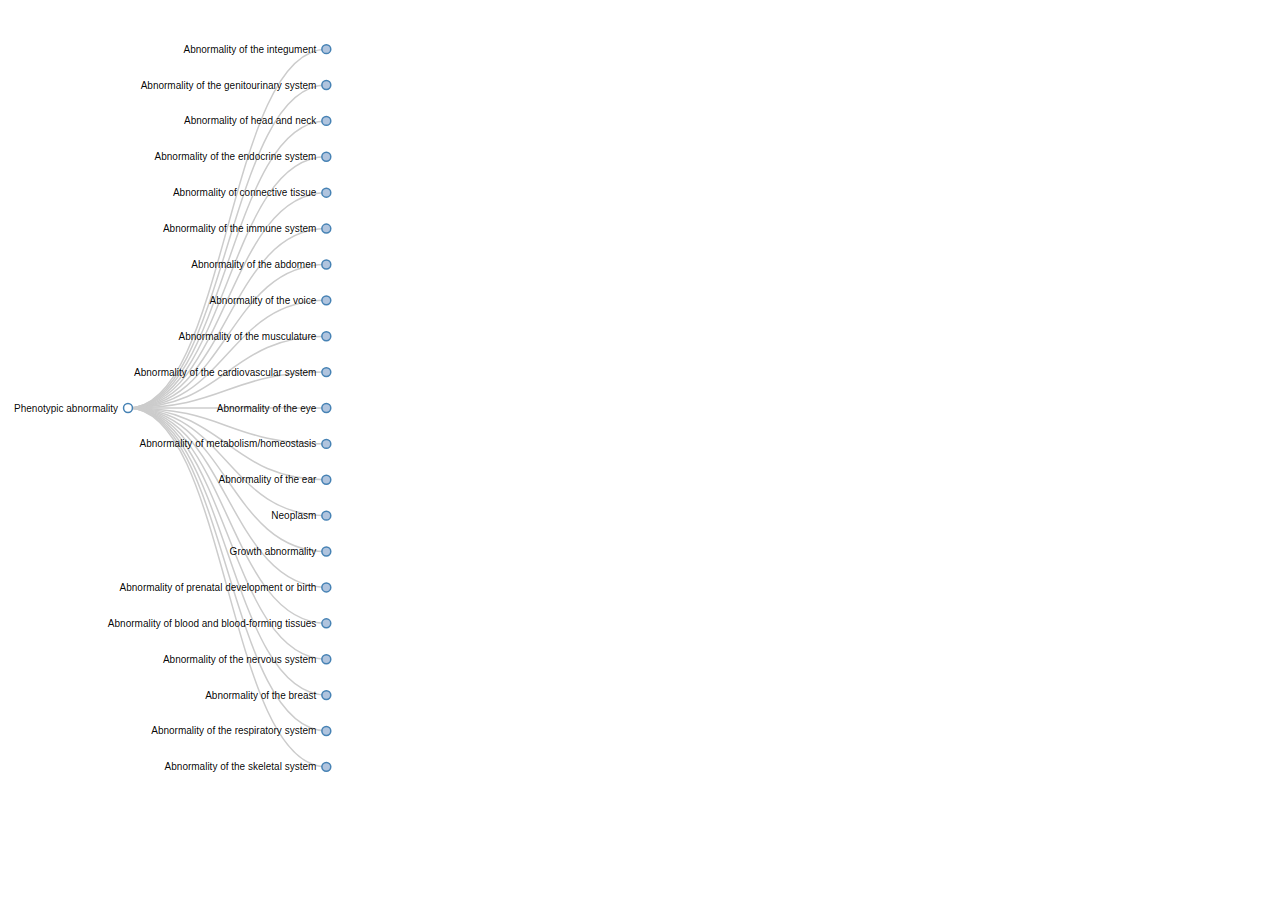
<file: blockfilter/index.html>
<html>
  <head>
    <meta charset="utf-8">
    <title>Block Filter Demo</title>
    <link rel="stylesheet" type="text/css" href="style.css"/>
  </head>
  <body>
  </body>
  <script type="text/javascript" src="d3/d3.min.js"></script>
  <script type="text/javascript" src="main.js"></script>
</html>
</file>
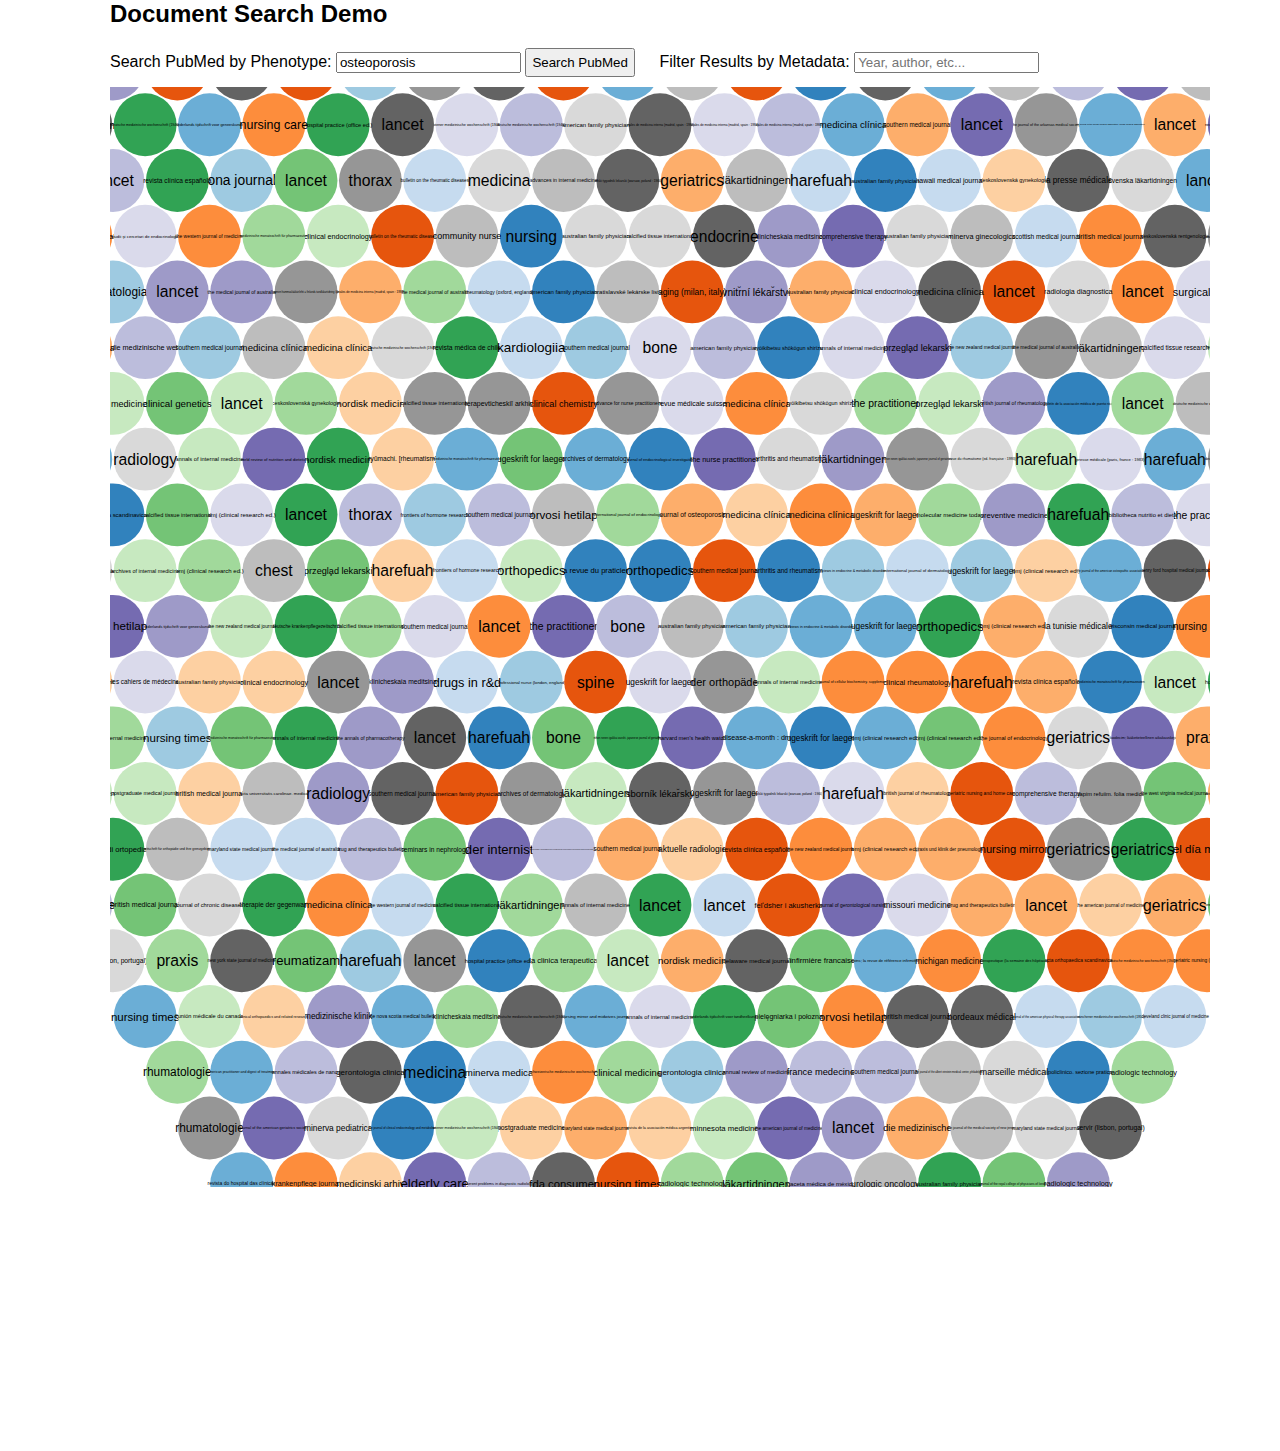
<file: bubble/index.html>
<html>
  <head>
    <meta charset="utf-8">
    <title>Bubble Demo</title>
    <link rel="stylesheet" type="text/css" href="style.css"/>
  </head>
  <body>
  <div id="interactionpanel">
    <h2>Document Search Demo</h2>
    Search PubMed by Phenotype: <input id="pubmedfield" type="text" name="pubmedfield" value="osteoporosis">
    <button id="pubmedsearchbtn" type="submit" onClick="pubmedsearch();">Search PubMed</button>
    Filter Results by Metadata: <input id="searchfield" type="text" onkeyup="filter()" placeholder="Year, author, etc...">
  </div>
  </body>
  <script type="text/javascript" src="d3/d3.min.js"></script>
  <script type="text/javascript" src="d3plus.js"></script>
    <script type="text/javascript" src="main.js"></script>
</html>
</file>
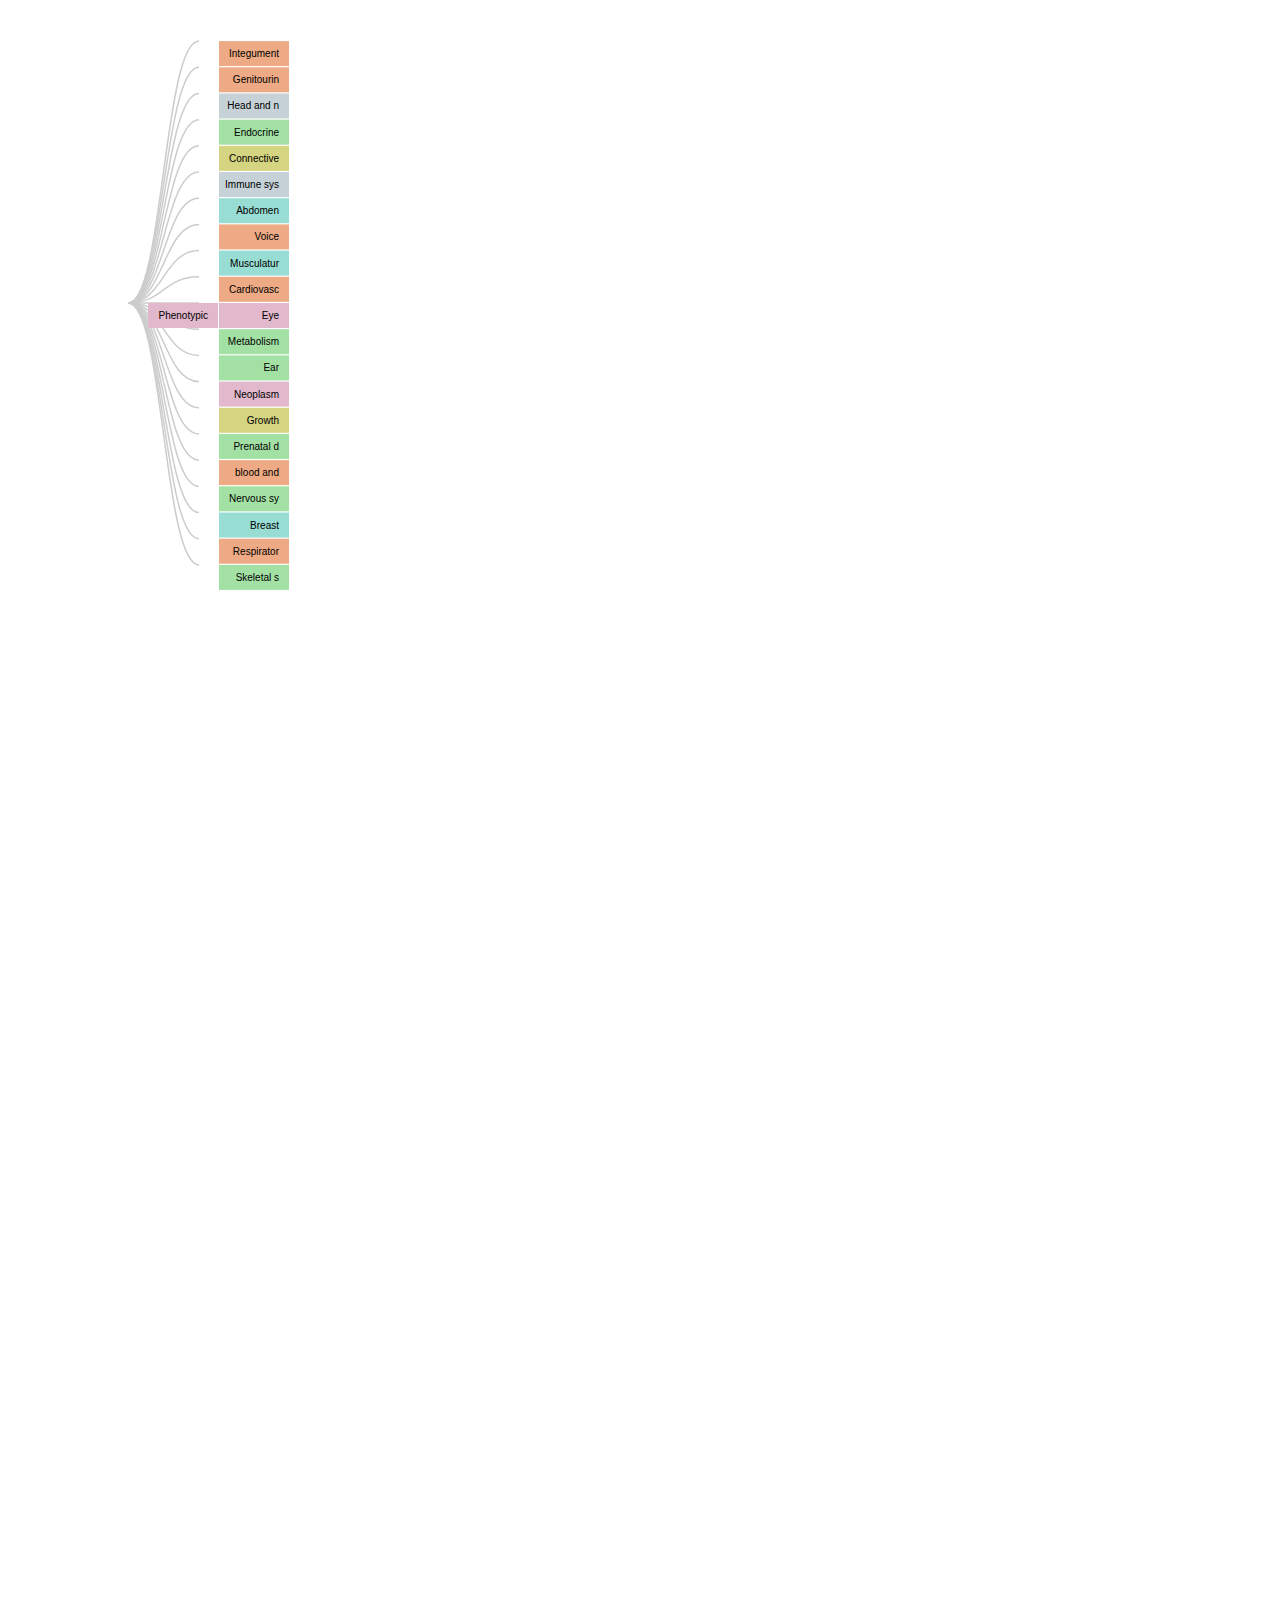
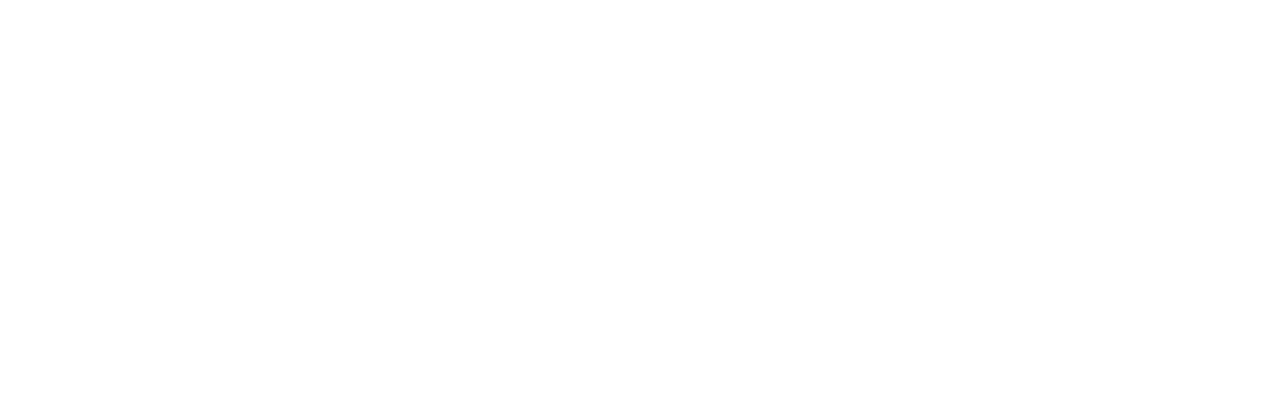
<file: collapsibleTree/index.html>
<html>
  <head>
    <meta charset="utf-8">
    <title>Sunburst Demo</title>
    <link rel="stylesheet" type="text/css" href="style.css"/>
  </head>
  <body>
  </body>
  <script type="text/javascript" src="d3/d3.min.js"></script>
  <script type="text/javascript" src="main.js"></script>
</html>
</file>
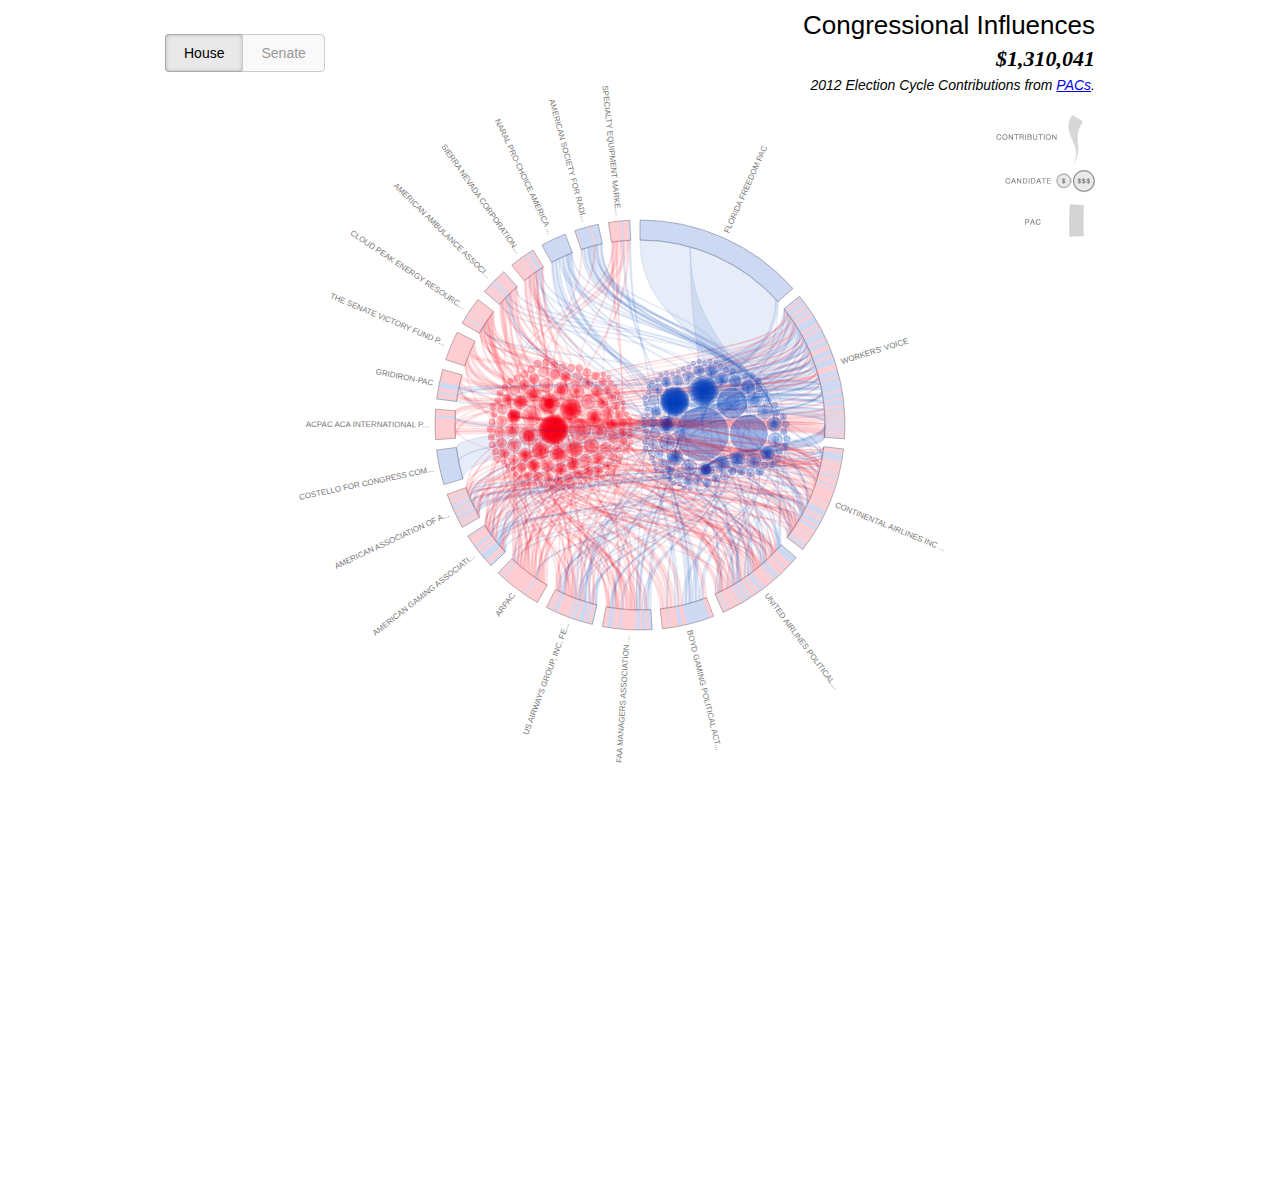
<file: congressInfluence-original/index.html>
<html>
<head>
    <title>Political Influence Data Visualization D3.js</title>
    <link type="text/css" rel="stylesheet" href="style.css">
    <script type="text/javascript" src="scripts/d3/d3.js"></script>
</head>
<body>

<div id="bpg" >

    <!--[if IE 6]>
    <div id="bpg-error">
        <p>1 This interactive graphic requires a browser with SVG support, such as <a href="http://www.google.com/chrome">Chrome</a>, <a href="http://www.mozilla.org/en-US/firefox/">Firefox</a>, <a href="http://www.apple.com/safari/download/">Safari</a> or the latest <a href="http://windows.microsoft.com/en-US/internet-explorer/products/ie/home">Internet Explorer 9</a>. </p>
        <img src="images/browserCheck.jpg" alt="Error">
        <div id="bpg-chartFrame" style="display:none;">
        </div>
    <![endif]-->

    <!--[if IE 7]>
    <div id="bpg-error">
        <p>2 This interactive graphic requires a browser with SVG support, such as <a href="http://www.google.com/chrome">Chrome</a>, <a href="http://www.mozilla.org/en-US/firefox/">Firefox</a>, <a href="http://www.apple.com/safari/download/">Safari</a> or the latest <a href="http://windows.microsoft.com/en-US/internet-explorer/products/ie/home">Internet Explorer 9</a>. </p>
        <img src="images/browserCheck.jpg" alt="Error">
        <div id="bpg-chartFrame" style="display:none;">

    <![endif]-->

    <!--[if IE 8]>
    <div id="bpg-error">
        <p>3 This interactive graphic requires a browser with SVG support, such as <a href="http://www.google.com/chrome">Chrome</a>, <a href="http://www.mozilla.org/en-US/firefox/">Firefox</a>, <a href="http://www.apple.com/safari/download/">Safari</a> or the latest <a href="http://windows.microsoft.com/en-US/internet-explorer/products/ie/home">Internet Explorer 9</a>. </p>
        <img src="images/browserCheck.jpg" alt="Error">
        <div id="bpg-chartFrame" style="display:none;">

    <![endif]-->

    <!--[if IE 9]>
    <div id="bpg-chartFrame">
    <![endif]-->

    <!--[if !IE]>
    <div id="bpg-chartFrame">
    <![endif]-->

    <div id="mainDiv">
        <div id="svgDiv"></div>
        <div class="bpg-navBar" style="width:300px; left:0px;">
            <ul class="bpg-navigation clearfix" style="list-style-type:none; height:20px;">
                <li id="houseButton" class="selected">House</li>
                <li id="senateButton">Senate</li>
            </ul>
            <div class="fb-like" onmouseout="fb_mouseOut();" style="z-index: 9998; position:absolute; left:40px; top:75px;" data-href="http://www.brightpointinc.com/interactive/political_influence/" data-layout="button" data-action="like" data-show-faces="false" data-share="true"></div>

            <div id="fbMask" onmouseover="fb_mouseOver();" style="z-index:9999; position:absolute; left:40px; top:75px; width:100px; height:20px; background: white; opacity:0.7;"></div>

        </div>

        <div id="headerRight" style="width:350px; right:20px;">
            <div class="hint" style="font-size:26px; color:#000;">
                Congressional Influences
            </div>
            <div class="hint">
                <div id="totalDiv" style="color: #000; font-size:22px; font-weight:bold; margin-top:5px; font-family: Georgia; font-style:italic">
                    $0
                </div>
                <div style="color: #000; font-size:14px; margin-top:5px; margin-bottom:10px; font-style:italic">
                    2012 Election Cycle Contributions from <a href="http://en.wikipedia.org/wiki/Political_action_committee">PACs</a>.
                </div>
                <div style="margin-top:20px;">
                    <image src="images/legend.png"></image>
                </div>
            </div>
        </div>

    </div>

    <div id="toolTip" class="tooltip" style="width:250px; height:120px; position:absolute;s">
        <div id="header1" class="header2"></div>
        <div class="header-rule"></div>
        <div id="head" class="header"></div>
        <div class="header-rule"></div>
        <div  id="header2" class="header3"></div>
        <div  class="tooltipTail"></div>
    </div>
</div>

<script type="text/javascript" src="scripts/app/globals.js"></script>
<script type="text/javascript" src="scripts/app/initialize.js"></script>
<script type="text/javascript" src="scripts/app/events.js"></script>
<script type="text/javascript" src="scripts/app/data.js"></script>
<script type="text/javascript" src="scripts/app/_buildChords.js"></script>
<script type="text/javascript" src="scripts/app/update.js"></script>
<script type="text/javascript" src="scripts/app/main.js"></script>


</body>
</html>
</file>
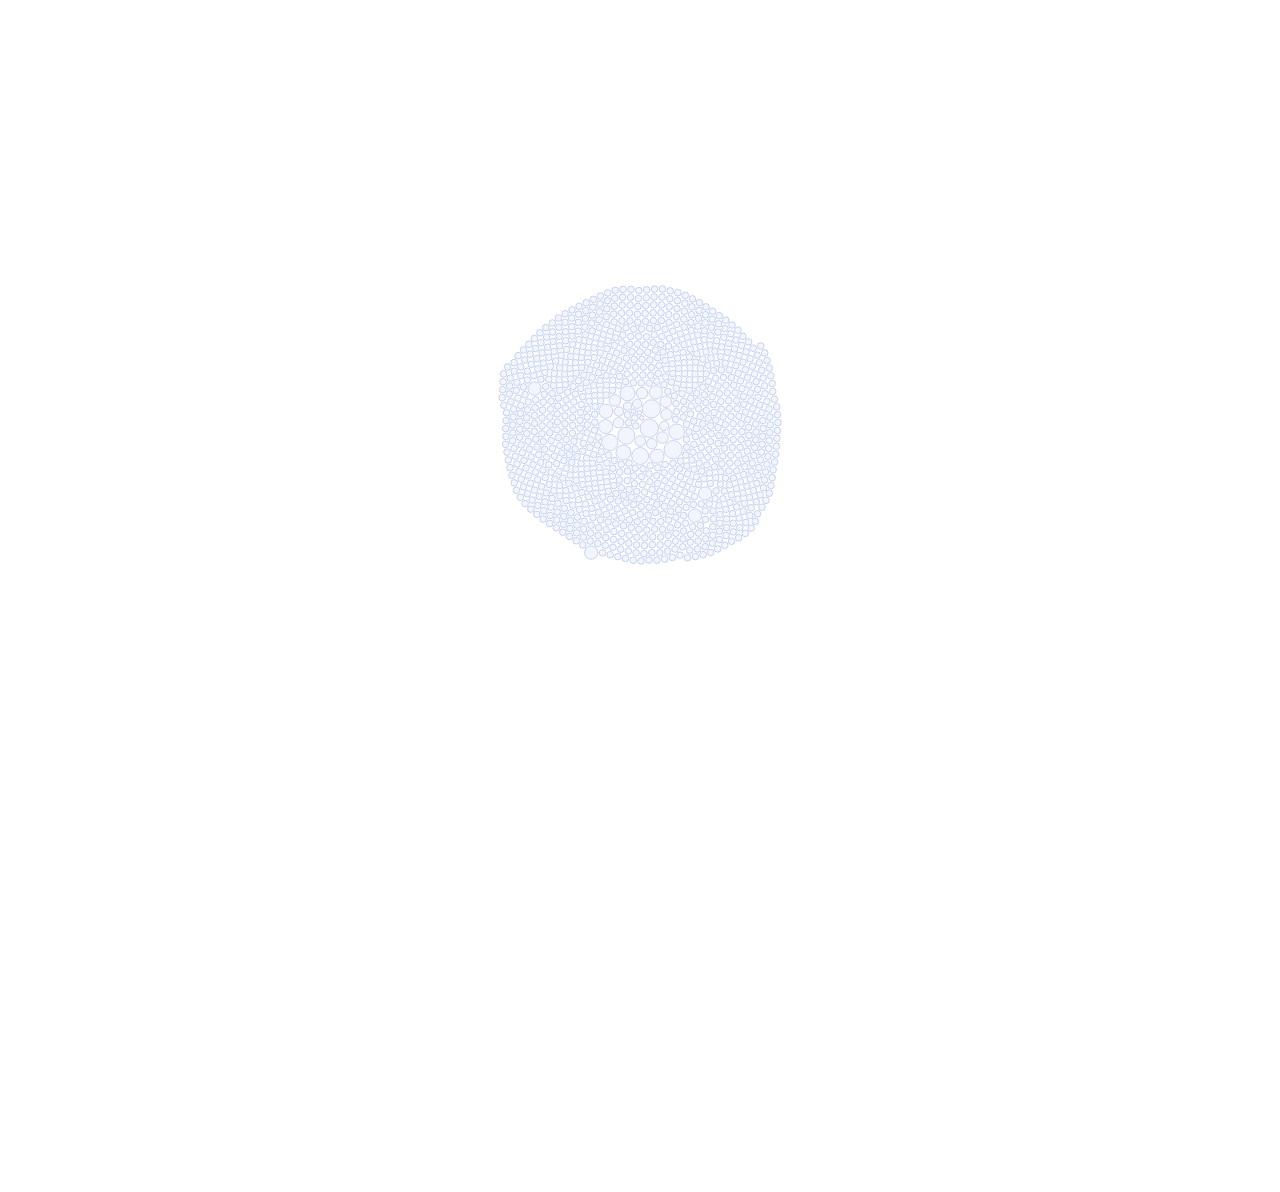
<file: congressInfluence/index.html>
<html>
<head>
    <title>Phenotype Data Visualization D3.js</title>
    <link type="text/css" rel="stylesheet" href="style.css">
    <script type="text/javascript" src="scripts/d3/d3.js"></script>
</head>
<body>

<div id="bpg" >
    <div id="mainDiv">
        <div id="svgDiv"></div>
    </div>

    <div id="toolTip" class="tooltip" style="width:250px; height:120px; position:absolute;s">
        <div id="header1" class="header2"></div>
        <div class="header-rule"></div>
        <div id="head" class="header"></div>
        <div class="header-rule"></div>
        <div  id="header2" class="header3"></div>
        <div  class="tooltipTail"></div>
    </div>
</div>

<script type="text/javascript" src="scripts/app/globals.js"></script>
<script type="text/javascript" src="scripts/app/initialize.js"></script>
<script type="text/javascript" src="scripts/app/events.js"></script>
<script type="text/javascript" src="scripts/app/data.js"></script>
<script type="text/javascript" src="scripts/app/_buildChords.js"></script>
<script type="text/javascript" src="scripts/app/update.js"></script>
<script type="text/javascript" src="scripts/app/main.js"></script>


</body>
</html>
</file>
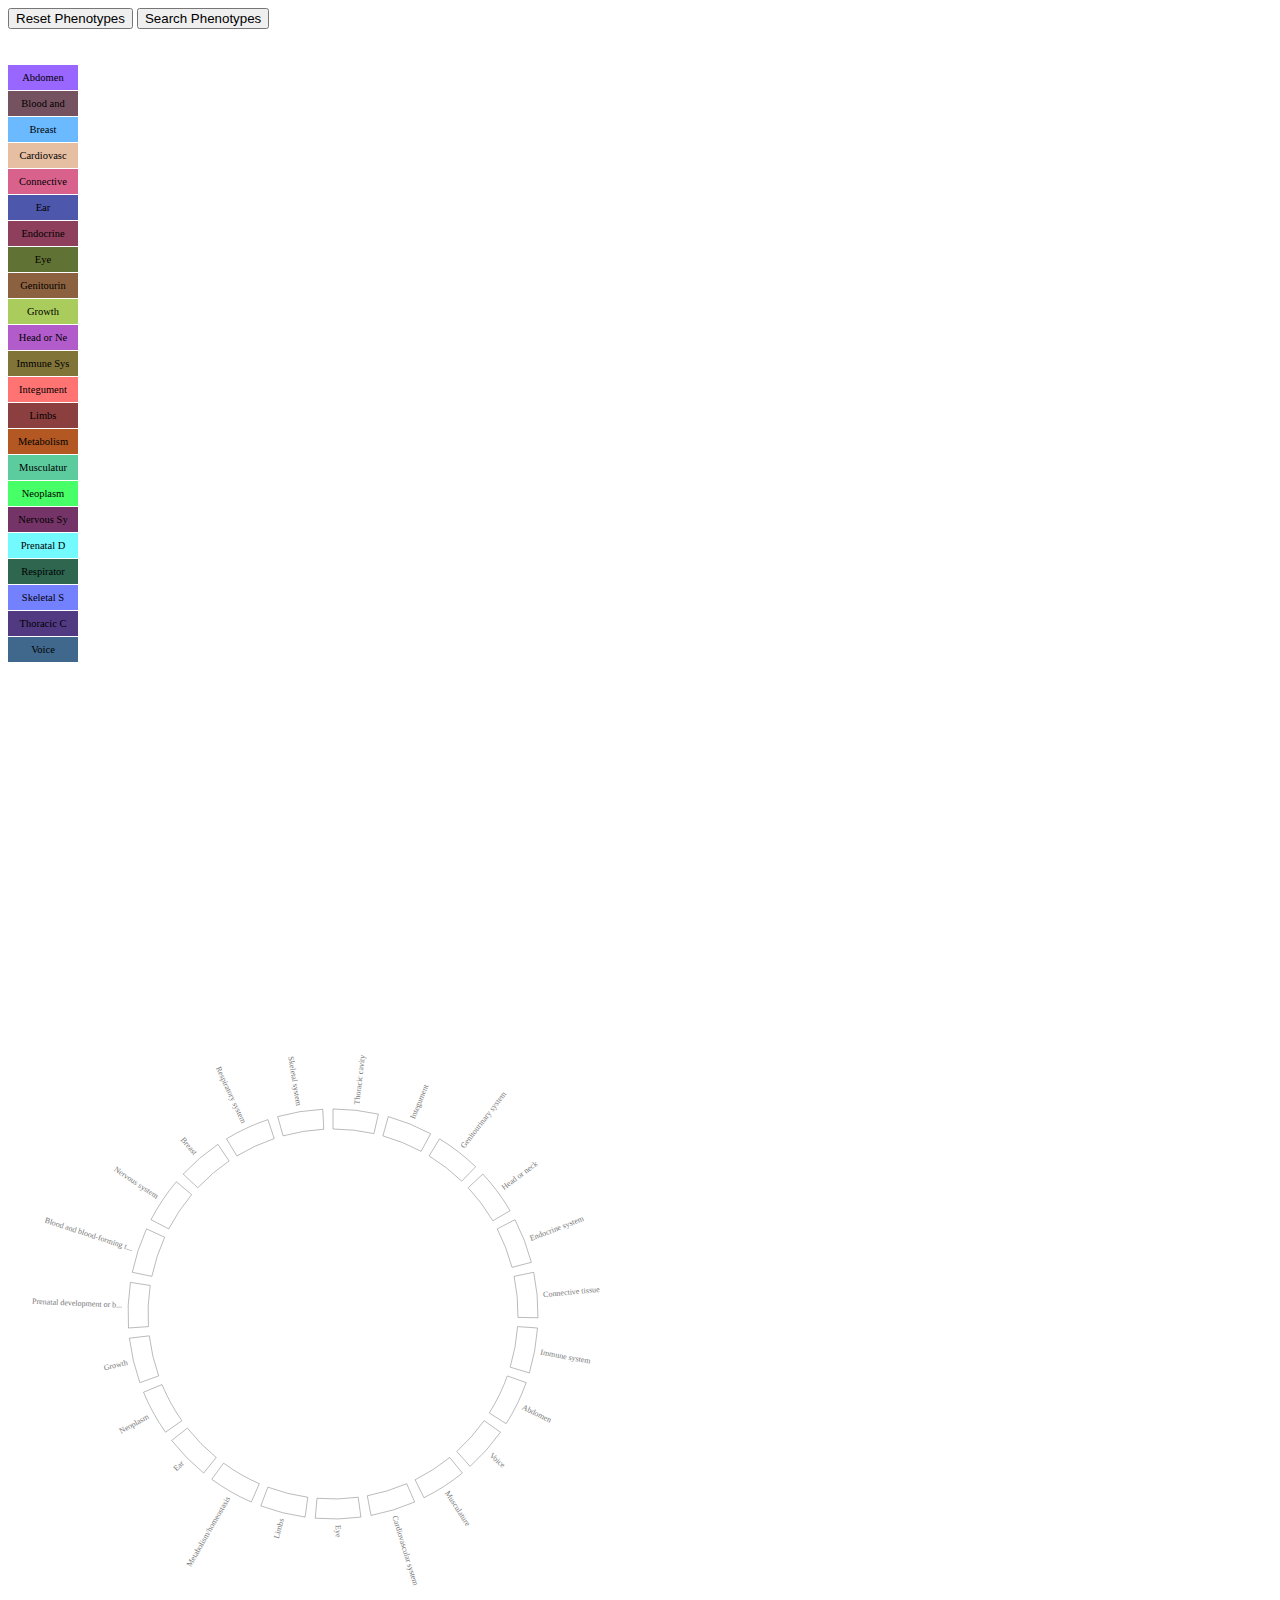
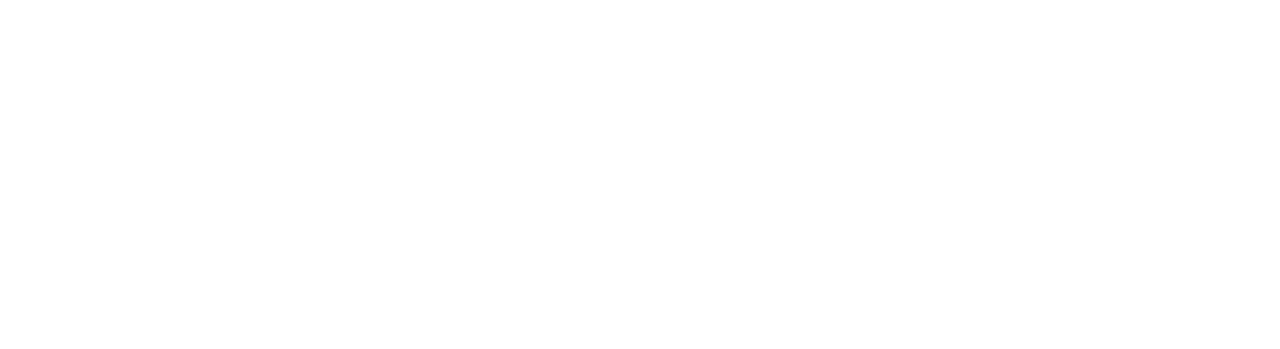
<file: dropbox/index.html>
<html>
  <head>
    <meta charset="utf-8">
    <title>Phenotype Demo</title>
    <link rel="stylesheet" type="text/css" href="style.css"/>
  </head>
  <body>
    <div>
      <button id="clear" type="" name="clear" onclick="clearPhenotypes()">Reset Phenotypes</button>
      <button id="search" type="" name="search" onclick="searchPhenotypes()">Search Phenotypes</button>
    </div>
  	<div id="representations">
      <div id="phenobar"></div>
<!--       <div id="chart"></div>     -->

          <div id="toolTip" class="tooltip" style="width:250px; height:120px; position:absolute;s">
        <div id="header1" class="header2"></div>
        <div class="header-rule"></div>
        <div id="head" class="header"></div>
        <div class="header-rule"></div>
        <div  id="header2" class="header3"></div>
        <div  class="tooltipTail"></div>
    </div>
    </div>
  </body>
  <script type="text/javascript" src="d3/d3.min.js"></script>
<script src="https://ajax.googleapis.com/ajax/libs/jquery/2.1.3/jquery.min.js"></script>
  <script type="text/javascript" src="scripts/globals.js"></script>
  <script type="text/javascript" src="scripts/initialize.js"></script>
  <script type="text/javascript" src="scripts/data.js"></script>
  <script type="text/javascript" src="scripts/update.js"></script>
  <script type="text/javascript" src="scripts/events.js"></script>
  <script type="text/javascript" src="scripts/_buildChords.js"></script>
  <script type="text/javascript" src="scripts/main.js"></script>
</html>
</file>
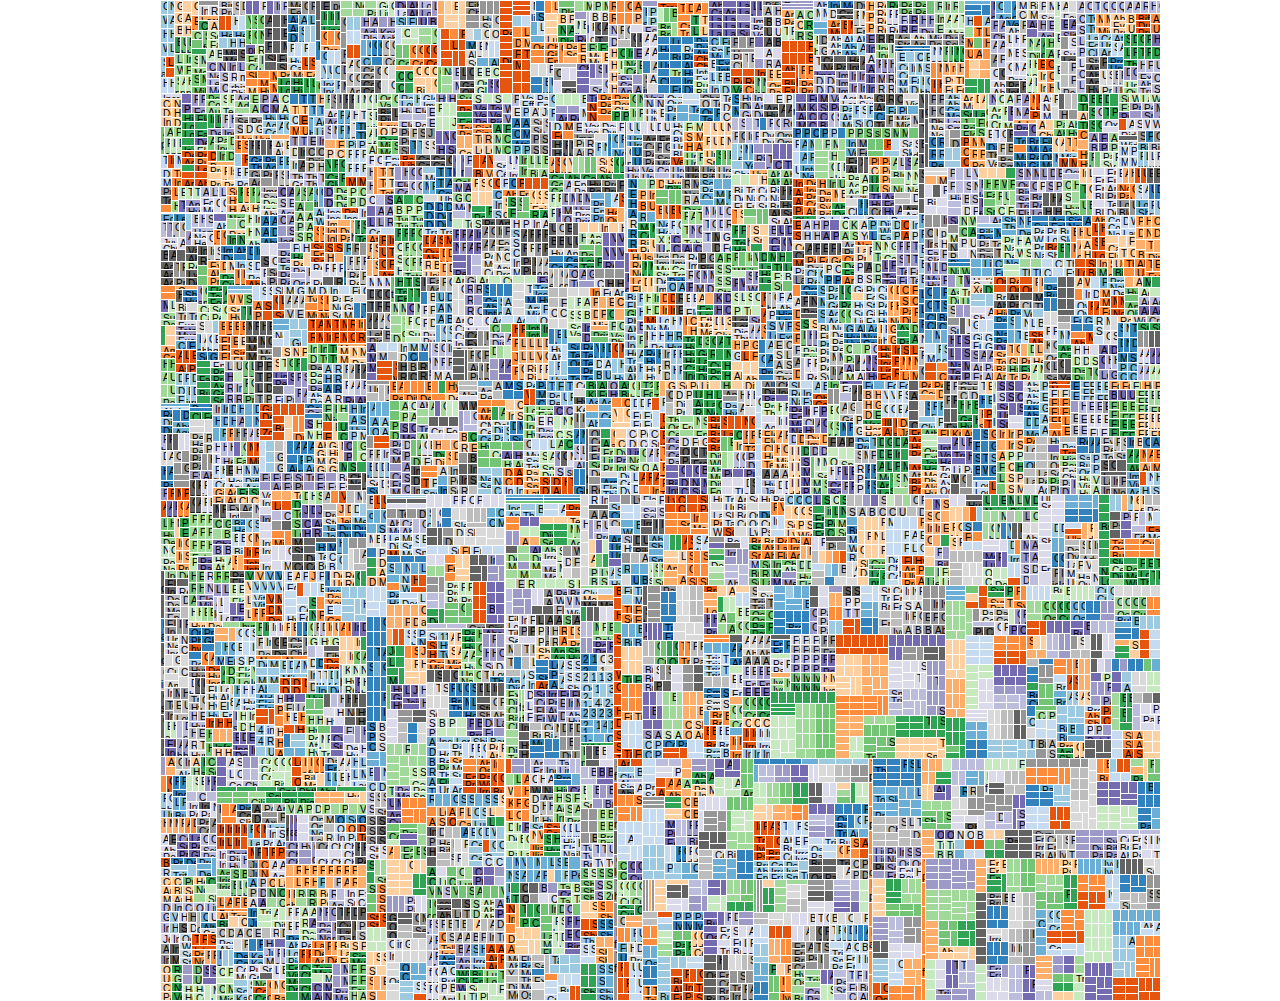
<file: treeMap/index.html>
<html>
  <head>
    <meta charset="utf-8">
    <title>Treemap Demo</title>
    <link rel="stylesheet" type="text/css" href="style.css"/>
  </head>
  <body>
  </body>
  <script type="text/javascript" src="d3/d3.min.js"></script>
  <script type="text/javascript" src="main.js"></script>
</html>
</file>
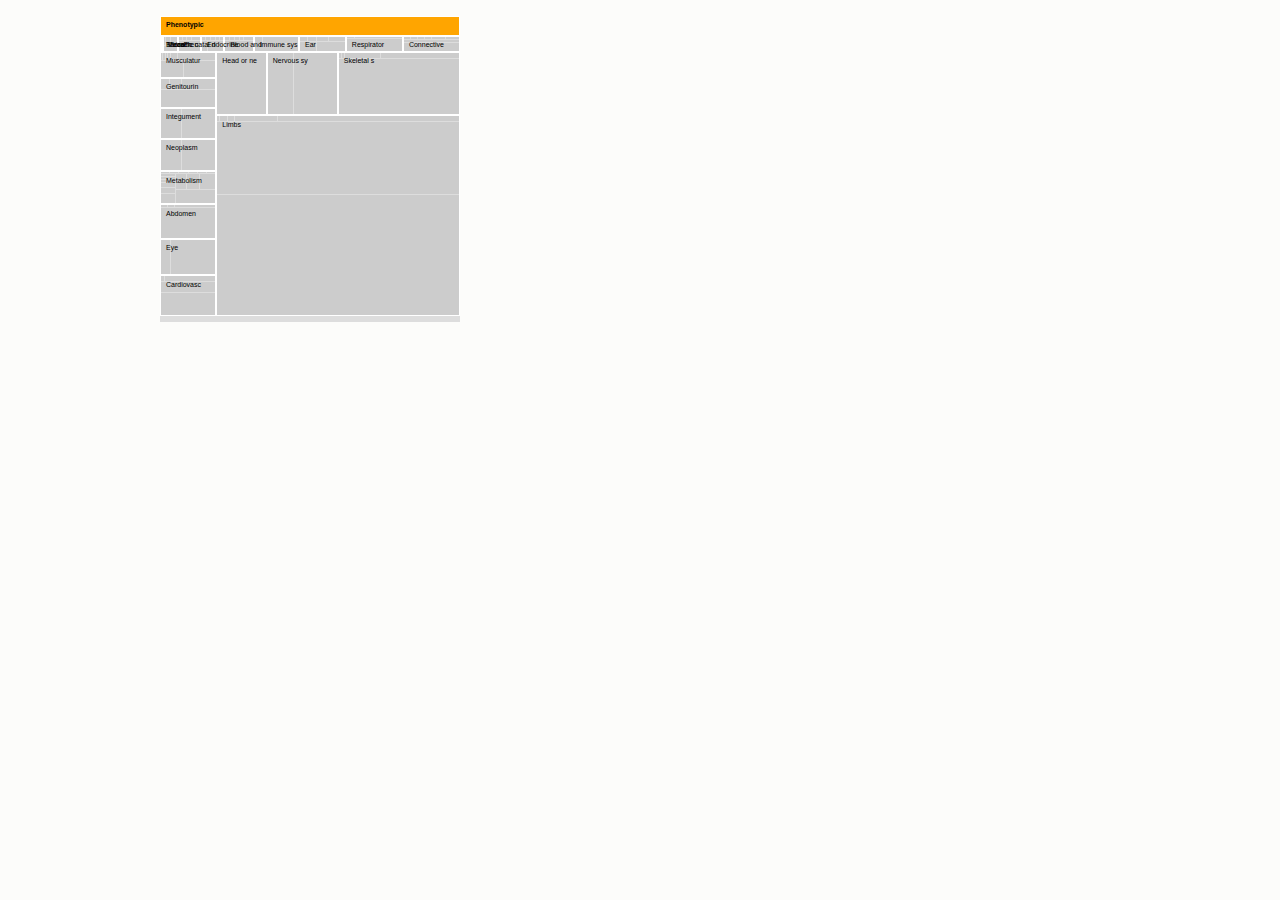
<file: zoomTreeMap/index.html>
<!DOCTYPE html>
<html class="ocks-org do-not-copy">
<meta charset="utf-8">
<title>Zoomable Treemaps</title>
    <link rel="stylesheet" type="text/css" href="style.css"/>
<p id="chart">


  <script type="text/javascript" src="d3/d3.min.js"></script>
<script>

//helper functions 
cleanName = function(name) {
    try {
        name = name.replace("Abnormality of the ", "");
        name = name.replace("Abnormality of ", "");
        name = name.replace(" Abnormality", "");
        name = name.replace(" abnormality", "");
        name = name.replace("Abnormal ", "");
        name = name.charAt(0).toUpperCase() + name.slice(1);

        var tempEnd = "";
        var tempTextLength = 26;
        if (name.length > tempTextLength) {
            tempEnd = "...";
        }
        name = name.substring(0, tempTextLength) + tempEnd;
    } catch (e) {
      name = "Error";
    }

    return name;
}

var mapMargin = {top: 20, right: 0, bottom: 0, left: 0},
    mapWidth = 300,
    mapHeight = 300 - mapMargin.top - mapMargin.bottom,
    formatNumber = d3.format(",d"),
    transitioning;

var mapX = d3.scale.linear()
    .domain([0, mapWidth])
    .range([0, mapWidth]);

var mapY = d3.scale.linear()
    .domain([0, mapHeight])
    .range([0, mapHeight]);

var treemap = d3.layout.treemap()
    .children(function(d, depth) { 
      return depth ? null : d._children; })
    // .sort(function(a, b) { 
    //   return a.value - b.value; })
    .ratio(mapHeight / mapWidth * 0.5 * (1 + Math.sqrt(5)))
    .round(false);

var svg = d3.select("#chart").append("svg")
    .attr("width", mapWidth + mapMargin.left + mapMargin.right)
    .attr("height", mapHeight + mapMargin.bottom + mapMargin.top)
    .style("margin-left", -mapMargin.left + "px")
    .style("margin.right", -mapMargin.right + "px")
  .append("g")
    .attr("transform", "translate(" + mapMargin.left + "," + mapMargin.top + ")")
    .style("shape-rendering", "crispEdges");

var grandparent = svg.append("g")
    .attr("class", "grandparent");

grandparent.append("rect")
    .attr("y", -mapMargin.top)
    .attr("width", mapWidth)
    .attr("height", mapMargin.top);

grandparent.append("text")
    .attr("x", 6)
    .attr("y", 6 - mapMargin.top)
    .attr("dy", ".75em");

d3.json("data.json", function(root) {
  initialize(root);
  accumulate(root);
  layout(root);
  display(root);

  function initialize(root) {
    root.x = root.y = 0;
    root.dx = mapWidth;
    root.dy = mapHeight;
    root.depth = 0;
  }

  // Aggregate the values for internal nodes. This is normally done by the
  // treemap layout, but not here because of our custom implementation.
  // We also take a snapshot of the original children (_children) to avoid
  // the children being overwritten when when layout is computed.
  function accumulate(d) {
    //d.value = Math.floor((Math.random() * 2) + 1);
    
    d.value = 1;
    return (d._children = d.children)
        ? d.value = d.children.reduce(function(p, v) { return p + accumulate(v); }, 0)
        : d.value;
  }

  // Compute the treemap layout recursively such that each group of siblings
  // uses the same size (1×1) rather than the dimensions of the parent cell.
  // This optimizes the layout for the current zoom state. Note that a wrapper
  // object is created for the parent node for each group of siblings so that
  // the parent’s dimensions are not discarded as we recurse. Since each group
  // of sibling was laid out in 1×1, we must rescale to fit using absolute
  // coordinates. This lets us use a viewport to zoom.
  function layout(d) {
    if (d._children) {
      treemap.nodes({_children: d._children});
      d._children.forEach(function(c) {
        c.x = d.x + c.x * d.dx;
        c.y = d.y + c.y * d.dy;
        c.dx *= d.dx;
        c.dy *= d.dy;
        c.parent = d;
        layout(c);
      });
    }
  }

  function display(d) {
    grandparent
        .datum(d.parent)
        .on("click", transition)
      .select("text")
        .text(name(d));

    var g1 = svg.insert("g", ".grandparent")
        .datum(d)
        .attr("class", "depth");

    var g = g1.selectAll("g")
        .data(d._children)
      .enter().append("g");

    g.filter(function(d) { return d._children; })
        .classed("children", true)
        .on("click", transition);

    g.selectAll(".child")
        .data(function(d) { return d._children || [d]; })
      .enter().append("rect")
        .attr("class", "child")
        .call(rect);

    g.append("rect")
        .attr("class", "parent")
        .call(rect)
      .append("title")
        .text(function(d) { 
          //return formatNumber(d.value); 
          return cleanName(d.name);
        });

    g.append("text")
        .attr("dy", ".75em")
        .text(function(d) {  return cleanName(d.name).substring(0, 10); })
        .call(text);

    function transition(d) {
      if (transitioning || !d) return;
      transitioning = true;

      var g2 = display(d),
          t1 = g1.transition().duration(750),
          t2 = g2.transition().duration(750);

      // Update the domain only after entering new elements.
      mapX.domain([d.x, d.x + d.dx]);
      mapY.domain([d.y, d.y + d.dy]);

      // Enable anti-aliasing during the transition.
      svg.style("shape-rendering", null);

      // Draw child nodes on top of parent nodes.
      svg.selectAll(".depth").sort(function(a, b) { return a.depth - b.depth; });

      // Fade-in entering text.
      g2.selectAll("text").style("fill-opacity", 0);

      // Transition to the new view.
      t1.selectAll("text").call(text).style("fill-opacity", 0);
      t2.selectAll("text").call(text).style("fill-opacity", 1);
      t1.selectAll("rect").call(rect);
      t2.selectAll("rect").call(rect);

      // Remove the old node when the transition is finished.
      t1.remove().each("end", function() {
        svg.style("shape-rendering", "crispEdges");
        transitioning = false;
      });
    }

    return g;
  }

  function text(text) {
    text.attr("x", function(d) { return mapX(d.x) + 6; })
        .attr("y", function(d) { return mapY(d.y) + 6; });
  }

  function rect(rect) {
    rect.attr("x", function(d) { return mapX(d.x); })
        .attr("y", function(d) { return mapY(d.y); })
        .attr("width", function(d) { return mapX(d.x + d.dx) - mapX(d.x); })
        .attr("height", function(d) { return mapY(d.y + d.dy) - mapY(d.y); });
  }

  function name(d) {
    return d.parent
        ? name(d.parent) + "." + cleanName(d.name)
        : cleanName(d.name);
  }
});

</script>
</file>
<file: blockfilter/style.css>
.node {
  cursor: pointer;
}

.node circle { /* the circle around the node, but not the inside */
  fill: #fff;
  stroke: steelblue;
  stroke-width: 1.5px;
}

.node text { 
  font: 10px sans-serif;
}

.link { /* line connecting the tree nodes */
  fill: none;
  stroke: #ccc;
  stroke-width: 1.5px;
}
</file>
<file: bubble/style.css>
body {
  font-family: "Helvetica Neue", Helvetica, Arial, sans-serif;
  margin: auto;
  position: relative;
  width: 1060px;
}

form {
  position: absolute;
  right: 10px;
  top: 10px;
}


div.tooltip {   
  position: absolute;           
  text-align: left;           
  width: 440px;                  
  height:240px;                 
  padding: 10px;             
  font: 14px sans-serif;        
  background: white;   
  border: 2px;      
  border-radius: 8px;
  border-style: solid;           
  pointer-events: none;         
}

#pubmedsearchbtn {
  padding: 2px;
  margin-right: 20px;
}

#interactionpanel {
  margin-bottom: 10px;
}

#pubmedsearchbtn{
  padding: 5px;
}
</file>
<file: collapsibleTree/style.css>
.node {
  cursor: pointer;
}

.node circle { /* the circle around the node, but not the inside */
  fill: #fff;
  stroke: steelblue;
  stroke-width: 1.5px;
}

.node text { 
  font: 10px sans-serif;
}

.link { /* line connecting the tree nodes */
  fill: none;
  stroke: #ccc;
  stroke-width: 1.5px;
}
</file>
<file: congressInfluence-original/style.css>
body {
    overflow: auto;
    margin: 0;
    font-size: 9px;
    text-align:center;
    font-weight: 300;
    font-family: "Helvetica Neue", Helvetica;
}

#bpg {
    margin:auto;
}

#mainDiv {
    position:relative;
}

#svgDiv {
    margin: auto;
}

#headerRight {
    text-align: right;
    position:absolute;
    top:10px;
    right:10px;
    margin-right:0px;
}

rect {
    fill: none;
    pointer-events: all;
}

pre {
    font-size: 18px;
}

.hint {
    right: 0;
    width: 300px;
    font-size: 12px;
    color: #999;
}


div.tooltip {
    position: absolute;			/* reference for measurement */
    text-align: left;
    pointer-events: none;			/* 'none' tells the mouse to ignore the rectangle */
    background: #FFFFEF;
    width: 400px;
    height: 165px;
    padding: 10px;
    border: 1px solid #D5D5D5;
    font-family: arial,helvetica,sans-serif;
    position: absolute;
    font-size: 1.1em;
    color: #333;
    padding: 10px;
    border-radius: 3px;
    background: rgba(255,255,255,0.9);
    color: #000;
    box-shadow: 0 1px 5px rgba(0,0,0,0.4);
    -moz-box-shadow: 0 1px 5px rgba(0,0,0,0.4);
    border:1px solid rgba(200,200,200,0.85);
    opacity:0;
}

div.tooltipTail {
    position: absolute;
    left:-7px;
    top: 72px;
    width: 7px;
    height: 13px;
    background: url("images/tail_white.png") 50% 0%;
}

div.toolTipBody {
    position:absolute;
    height:100px;
    width:230px;
}

div.header {
    text-transform: uppercase;
    text-align: left;
    font-size: 14px;
    margin-bottom: 2px;
    color:#666;
    text-align:center;

}

div.header-rule{
    height:1px;
    margin:1px auto 3px;
    margin-top:7px;
    margin-bottom:7px;
    background:#ddd;
    width:125px;
}

div.header1{
   /* text-transform: uppercase; */
    text-align: left;
    font-size: 13px;
    margin-bottom: 2px;
    color:#000;
    text-align:center;
}

div.header2{
    color:#000;
    text-transform:uppercase;
    font-size: 12px;
    margin-bottom: 2px;
    text-align:center;
}

div.header3 {
    color:#333;
    text-align: left;
    font-size: 15px;
    font-style: italic;
    font-family: Georgia;
    /*  width:170px;*/
    text-align:center;
}

div.header4 {
    /*  position:absolute;*/
    text-align:center;
    right:10px;
    top:28px;
    font-size: 16px;
    /*  width:100px;*/
    text-align:center;
    overflow:hidden;
    font-weight:bold;
}

/* Structure */
.g {
    font-family:  Helvetica, Arial;
}

#bpg-chartFrame{
    -webkit-transition: height ease-in-out 1s;
    -moz-transition: height ease-in-out 1s;
    -o-transition: height ease-in-out 1s;
    -ms-transition: height ease-in-out 1s;
}

#bpg-chart {
    position: relative;
    width: 100%;
    height: 100%;
}
#bpg-error {


}
#bpg-error p {
    text-align: center;
    font-size: 16px;
    line-height: 20px;
    margin: 10px;
    border: solid 1px #CCC;
    background: #ffd;
    padding: 10px;

}

#bpg-error a {
    text-decoration: underline;
}

#bpg-chartCanvas {
    position: absolute;
    top: 0;
    left: 0;
    z-index: 10;
    width: 100%;
    height: 100%;
    overflow: hidden;

}
#bpg-chartCanvas svg {
    height: 100%;
    overflow: hidden;

}

/* Navigation */
.bpg-navBar {
    position:absolute;
    padding: 15px 0 0;
    margin: 0 10px;
    z-index: 100;
    position: absolute;
    left:10px;
    top:10px;
}

.bpg-navigation {

}

.bpg-navigation li {
    color: #999;
    font-size: 14px;
    cursor: pointer;
    float: left;
    padding: 10px 18px;
    border-top: solid 1px #CCC;
    border-bottom: solid 1px #CCC;
    border-left: solid 1px #CCC;
    background: #f9f9f9;
    margin: 0 0;
}

.bpg-navigation li:first-of-type{
    border-radius: 4px 0 0 4px;
}
.bpg-navigation li:last-of-type{

    border-right: solid 1px #CCC;
    border-radius: 0 4px 4px 0;
}
.bpg-navigation li.selected {
    color: #000;
    background: #e9e9e9;
    border-color: #AAA;
    box-shadow: inset 0px 0px 4px rgba(0,0,0,0.2);
}

.bpg-navigation li.selected {
    color: #000;
    background: #e9e9e9;
    border-color: #AAA;
    box-shadow: inset 0px 0px 4px rgba(0,0,0,0.2);
}

div.selected {
    color: #000;
    background: #e9e9e9;
    border-color: #AAA;
    box-shadow: inset 0px 0px 4px rgba(0,0,0,0.2);
    padding-bottom:10px;
}

.link {
    fill: none;
    stroke: #ccc;
    stroke-width: 1.5px;
    stroke-linecap: round;
}

text.chord {
    font-size:8px;
}


text.mainLabel {
    font-size:12px;
    font-family: Georgia;
    font-style: italic;
    text-align:center;
    fill: #9B001C;
}


text.export {
    font-family: "Myriad", Arial;
    fill: #00AC6B;
}

text.import {
    font-family: "Myriad", Arial;
    fill: #9B001C;
}

text.secondLabel {
    font-family: Myriad, Arial;
    font-style: italic;
    fill: #888888;
    font-size: 10px;
}
</file>
<file: congressInfluence/style.css>
body {
    overflow: auto;
    margin: 0;
    font-size: 9px;
    text-align:center;
    font-weight: 300;
    font-family: "Helvetica Neue", Helvetica;
}

#bpg {
    margin:auto;
}

#mainDiv {
    position:relative;
}

#svgDiv {
    margin: auto;
}

#headerRight {
    text-align: right;
    position:absolute;
    top:10px;
    right:10px;
    margin-right:0px;
}

rect {
    fill: none;
    pointer-events: all;
}

pre {
    font-size: 18px;
}

.hint {
    right: 0;
    width: 300px;
    font-size: 12px;
    color: #999;
}


div.tooltip {
    position: absolute;			/* reference for measurement */
    text-align: left;
    pointer-events: none;			/* 'none' tells the mouse to ignore the rectangle */
    background: #FFFFEF;
    width: 400px;
    height: 165px;
    padding: 10px;
    border: 1px solid #D5D5D5;
    font-family: arial,helvetica,sans-serif;
    position: absolute;
    font-size: 1.1em;
    color: #333;
    padding: 10px;
    border-radius: 3px;
    background: rgba(255,255,255,0.9);
    color: #000;
    box-shadow: 0 1px 5px rgba(0,0,0,0.4);
    -moz-box-shadow: 0 1px 5px rgba(0,0,0,0.4);
    border:1px solid rgba(200,200,200,0.85);
    opacity:0;
}

div.tooltipTail {
    position: absolute;
    left:-7px;
    top: 72px;
    width: 7px;
    height: 13px;
    background: url("images/tail_white.png") 50% 0%;
}

div.toolTipBody {
    position:absolute;
    height:100px;
    width:230px;
}

div.header {
    text-transform: uppercase;
    text-align: left;
    font-size: 14px;
    margin-bottom: 2px;
    color:#666;
    text-align:center;

}

div.header-rule{
    height:1px;
    margin:1px auto 3px;
    margin-top:7px;
    margin-bottom:7px;
    background:#ddd;
    width:125px;
}

div.header1{
   /* text-transform: uppercase; */
    text-align: left;
    font-size: 13px;
    margin-bottom: 2px;
    color:#000;
    text-align:center;
}

div.header2{
    color:#000;
    text-transform:uppercase;
    font-size: 12px;
    margin-bottom: 2px;
    text-align:center;
}

div.header3 {
    color:#333;
    text-align: left;
    font-size: 15px;
    font-style: italic;
    font-family: Georgia;
    /*  width:170px;*/
    text-align:center;
}

div.header4 {
    /*  position:absolute;*/
    text-align:center;
    right:10px;
    top:28px;
    font-size: 16px;
    /*  width:100px;*/
    text-align:center;
    overflow:hidden;
    font-weight:bold;
}

/* Structure */
.g {
    font-family:  Helvetica, Arial;
}

#bpg-chartFrame{
    -webkit-transition: height ease-in-out 1s;
    -moz-transition: height ease-in-out 1s;
    -o-transition: height ease-in-out 1s;
    -ms-transition: height ease-in-out 1s;
}

#bpg-chart {
    position: relative;
    width: 100%;
    height: 100%;
}
#bpg-error {


}
#bpg-error p {
    text-align: center;
    font-size: 16px;
    line-height: 20px;
    margin: 10px;
    border: solid 1px #CCC;
    background: #ffd;
    padding: 10px;

}

#bpg-error a {
    text-decoration: underline;
}

#bpg-chartCanvas {
    position: absolute;
    top: 0;
    left: 0;
    z-index: 10;
    width: 100%;
    height: 100%;
    overflow: hidden;

}
#bpg-chartCanvas svg {
    height: 100%;
    overflow: hidden;

}

/* Navigation */
.bpg-navBar {
    position:absolute;
    padding: 15px 0 0;
    margin: 0 10px;
    z-index: 100;
    position: absolute;
    left:10px;
    top:10px;
}

.bpg-navigation {

}

.bpg-navigation li {
    color: #999;
    font-size: 14px;
    cursor: pointer;
    float: left;
    padding: 10px 18px;
    border-top: solid 1px #CCC;
    border-bottom: solid 1px #CCC;
    border-left: solid 1px #CCC;
    background: #f9f9f9;
    margin: 0 0;
}

.bpg-navigation li:first-of-type{
    border-radius: 4px 0 0 4px;
}
.bpg-navigation li:last-of-type{

    border-right: solid 1px #CCC;
    border-radius: 0 4px 4px 0;
}
.bpg-navigation li.selected {
    color: #000;
    background: #e9e9e9;
    border-color: #AAA;
    box-shadow: inset 0px 0px 4px rgba(0,0,0,0.2);
}

.bpg-navigation li.selected {
    color: #000;
    background: #e9e9e9;
    border-color: #AAA;
    box-shadow: inset 0px 0px 4px rgba(0,0,0,0.2);
}

div.selected {
    color: #000;
    background: #e9e9e9;
    border-color: #AAA;
    box-shadow: inset 0px 0px 4px rgba(0,0,0,0.2);
    padding-bottom:10px;
}

.link {
    fill: none;
    stroke: #ccc;
    stroke-width: 1.5px;
    stroke-linecap: round;
}

text.chord {
    font-size:8px;
}


text.mainLabel {
    font-size:12px;
    font-family: Georgia;
    font-style: italic;
    text-align:center;
    fill: #9B001C;
}


text.export {
    font-family: "Myriad", Arial;
    fill: #00AC6B;
}

text.import {
    font-family: "Myriad", Arial;
    fill: #9B001C;
}

text.secondLabel {
    font-family: Myriad, Arial;
    font-style: italic;
    fill: #888888;
    font-size: 10px;
}
</file>
<file: dropbox/style.css>
div#representations {
    width: 100%;
    margin: auto;
}

div#phenobar {
  float: left;
}

/*div#chart {
  float: left;
}*/

div.tooltipPhenoBox {   
  position: absolute;           
  text-align: left;           
  width: 1000px;                  
  height:10px;                 
  padding: 10px;             
  font: 8px sans-serif;                
  pointer-events: none;
  opacity: 0;         
}

.node, .rootPheno {
  cursor: pointer;
}

.node text { 
  font: 10px sans-serif;
}

/*.treenode {
  border: solid 1px white;
  font: 10px sans-serif;
  line-height: 12px;
  overflow: hidden;
  position: absolute;
  text-indent: 2px;
}

#treeMapHeader {
  padding-top: 0px;
  font-weight: bold;
  font-size: 8pt;
}*/

/* new stuff */

headerRight {
    text-align: right;
    position:absolute;
    top:10px;
    right:10px;
    margin-right:0px;
}

.hint {
    right: 0;
    width: 300px;
    font-size: 12px;
    color: #999;
}


div.tooltip {
    position: absolute;     /* reference for measurement */
    text-align: left;
    pointer-events: none;     /* 'none' tells the mouse to ignore the rectangle */
    background: #FFFFEF;
    width: 400px;
    height: 165px;
    padding: 10px;
    border: 1px solid #D5D5D5;
    font-family: arial,helvetica,sans-serif;
    position: absolute;
    font-size: 1.1em;
    color: #333;
    padding: 10px;
    border-radius: 3px;
    background: rgba(255,255,255,0.9);
    color: #000;
    box-shadow: 0 1px 5px rgba(0,0,0,0.4);
    -moz-box-shadow: 0 1px 5px rgba(0,0,0,0.4);
    border:1px solid rgba(200,200,200,0.85);
    opacity:0;
}

div.tooltipTail {
    position: absolute;
    left:-7px;
    top: 72px;
    width: 7px;
    height: 13px;
/*    background: url("images/tail_white.png") 50% 0%;*/
}

div.toolTipBody {
    position:absolute;
    height:100px;
    width:230px;
}

div.header {
    text-transform: uppercase;
    text-align: left;
    font-size: 14px;
    margin-bottom: 2px;
    color:#666;
    text-align:center;

}

div.header-rule{
    height:1px;
    margin:1px auto 3px;
    margin-top:7px;
    margin-bottom:7px;
    background:#ddd;
    width:125px;
}

div.header1{
   /* text-transform: uppercase; */
    text-align: left;
    font-size: 13px;
    margin-bottom: 2px;
    color:#000;
    text-align:center;
}

div.header2{
    color:#000;
    text-transform:uppercase;
    font-size: 12px;
    margin-bottom: 2px;
    text-align:center;
}

div.header3 {
    color:#333;
    text-align: left;
    font-size: 15px;
    font-style: italic;
    font-family: Georgia;
    /*  width:170px;*/
    text-align:center;
}

div.header4 {
    /*  position:absolute;*/
    text-align:center;
    right:10px;
    top:28px;
    font-size: 16px;
    /*  width:100px;*/
    text-align:center;
    overflow:hidden;
    font-weight:bold;
}

/* Structure */
.g {
    font-family:  Helvetica, Arial;
}

div.selected {
    color: #000;
    background: #e9e9e9;
    border-color: #AAA;
    box-shadow: inset 0px 0px 4px rgba(0,0,0,0.2);
    padding-bottom:10px;
}

.link {
    fill: none;
    stroke: #ccc;
    stroke-width: 1.5px;
    stroke-linecap: round;
}

text.chord {
    font-size:8px;
}


text.mainLabel {
    font-size:12px;
    font-family: Georgia;
    font-style: italic;
    text-align:center;
    fill: #9B001C;
}


text.export {
    font-family: "Myriad", Arial;
    fill: #00AC6B;
}

text.import {
    font-family: "Myriad", Arial;
    fill: #9B001C;
}

text.secondLabel {
    font-family: Myriad, Arial;
    font-style: italic;
    fill: #888888;
    font-size: 10px;
}
</file>
<file: treeMap/style.css>
body {
  font-family: "Helvetica Neue", Helvetica, Arial, sans-serif;
  margin: auto;
  position: relative;
  width: 960px;
}

form {
  position: absolute;
  right: 10px;
  top: 10px;
}

.node {
  border: solid 1px white;
  font: 10px sans-serif;
  line-height: 12px;
  overflow: hidden;
  position: absolute;
  text-indent: 2px;
}
</file>
<file: zoomTreeMap/style.css>
/* Copyright 2013 Michael Bostock. All rights reserved. Do not copy. */

@import url(http://fonts.googleapis.com/css?family=PT+Serif|PT+Serif:b|PT+Serif:i|PT+Sans|PT+Sans:b);


.ocks-org body {
  background: #fcfcfa;
  color: #333;
  font-family: "PT Serif", serif;
  margin: 1em auto 4em auto;
  position: relative;
  width: 960px;
}

body > p, li > p {
  line-height: 1.5em;
}

body > p {
  width: 300px;
}

body > blockquote {
  width: 640px;
}

blockquote q {
  display: block;
  font-style: oblique;
}

ul {
  padding: 0;
}

li {
  width: 690px;
  margin-left: 30px;
}

a {
  color: steelblue;
}

a:not(:hover) {
  text-decoration: none;
}

pre, code, textarea {
  font-family: "Menlo", monospace;
}

code {
  line-height: 1em;
}

textarea {
  font-size: 100%;
}

body > pre {
  border-left: solid 2px #ccc;
  padding-left: 18px;
  margin: 2em 0 2em -20px;
}

.html .value,
.javascript .string,
.javascript .regexp {
  color: #756bb1;
}

.html .tag,
.css .tag,
.javascript .keyword {
  color: #3182bd;
}

.comment {
  color: #636363;
}

.html .doctype,
.javascript .number {
  color: #31a354;
}

.html .attribute,
.css .attribute,
.javascript .class,
.javascript .special {
  color: #e6550d;
}

svg {
  font: 7px sans-serif;
}

.axis path, .axis line {
  fill: none;
  stroke: #000;
  shape-rendering: crispEdges;
}

sup, sub {
  line-height: 0;
}

q:before {
  content: "“";
}

q:after {
  content: "”";
}

blockquote q {
  line-height: 1.5em;
  display: inline;
}

blockquote q:before,
blockquote q:after {
  content: "";
}


#chart {
  width: 300;
  height: 320;
  background: #ddd;
}

text {
  pointer-events: none;
}

.grandparent text {
  font-weight: bold;
}

rect {
  fill: none;
  stroke: #fff;
}

rect.parent,
.grandparent rect {
  stroke-width: 2px;
}

.grandparent rect {
  fill: orange;
}

.grandparent:hover rect {
  fill: #ee9700;
}

.children rect.parent,
.grandparent rect {
  cursor: pointer;
}

.children rect.parent {
  fill: #bbb;
  fill-opacity: .5;
}

.children:hover rect.child {
  fill: #bbb;
}
</file>
